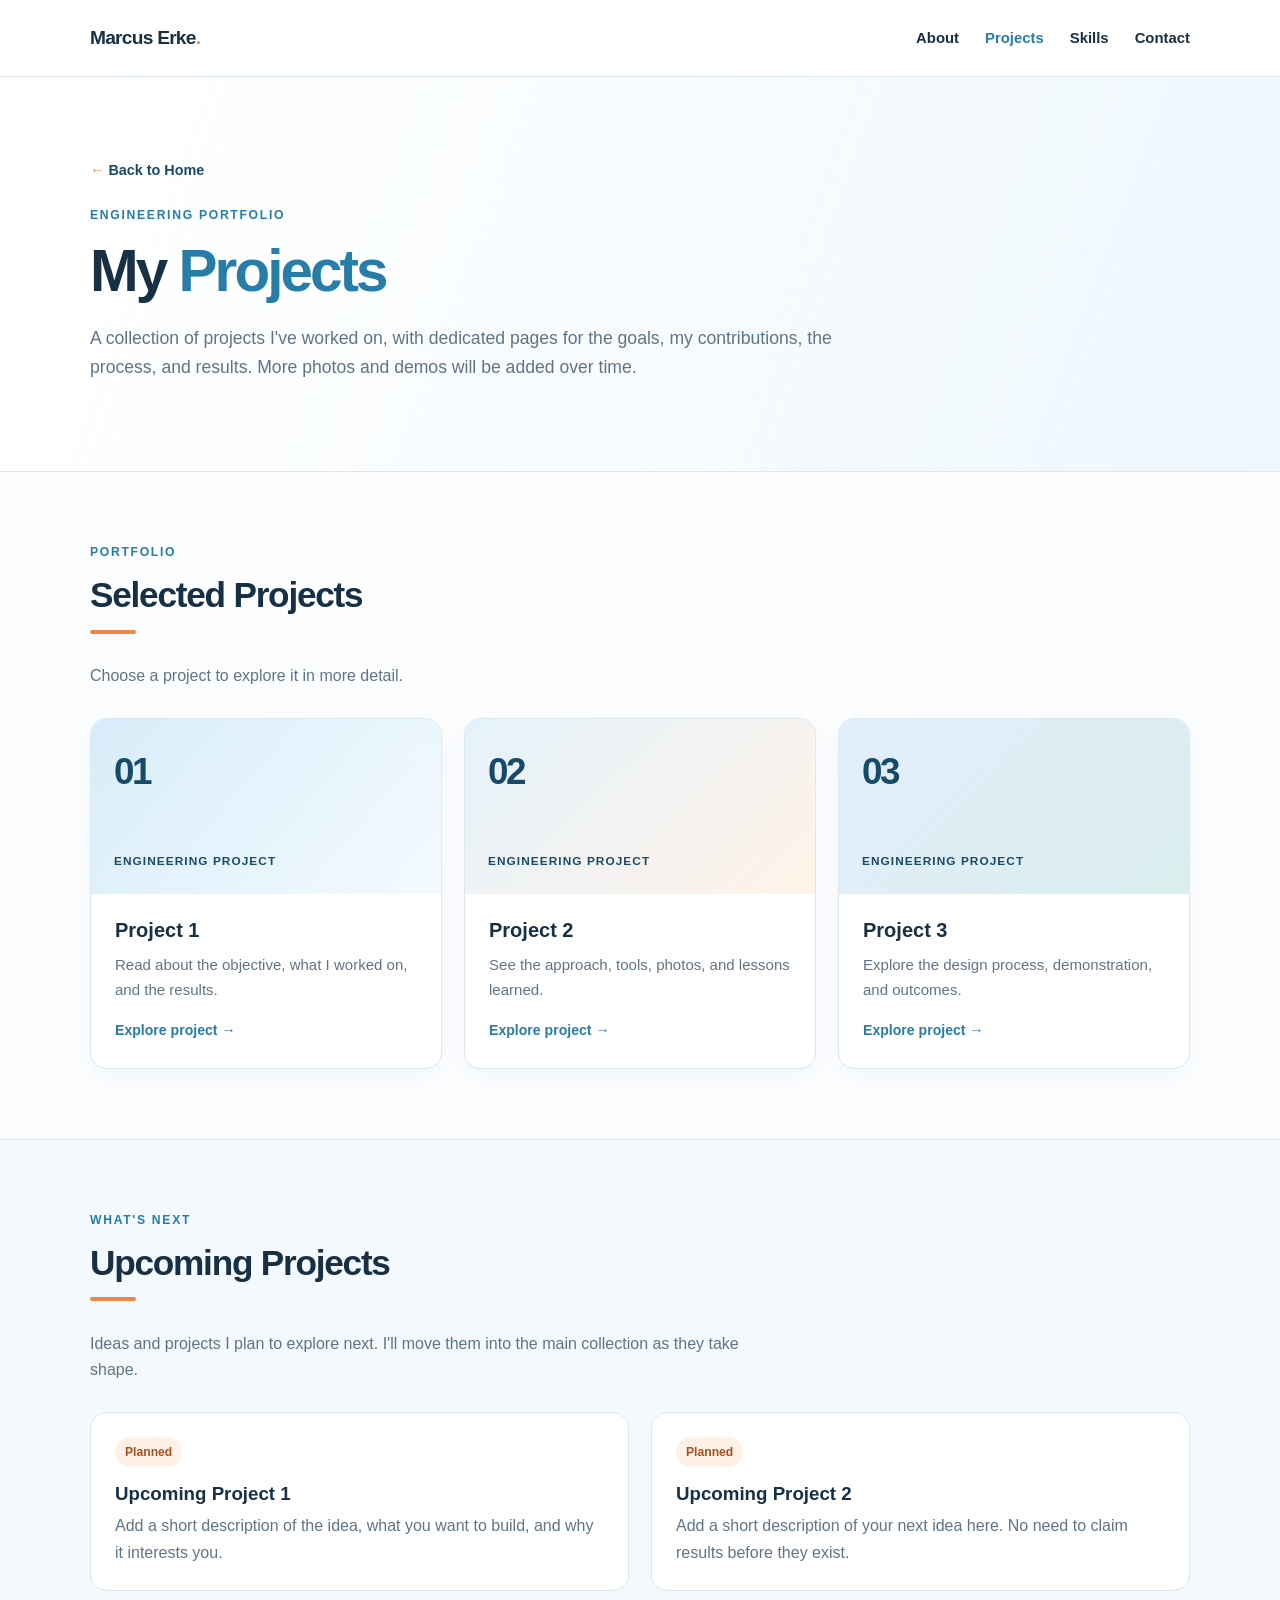
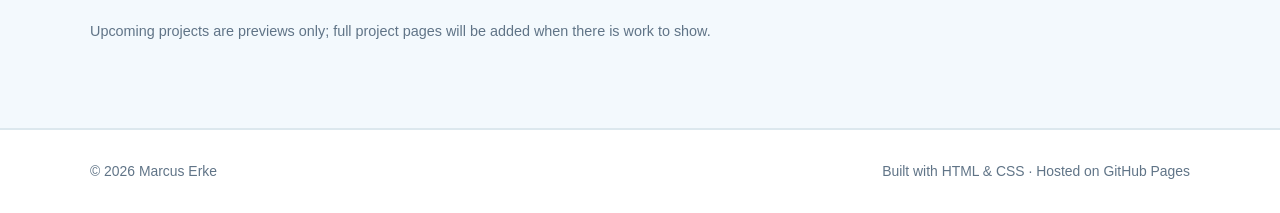
<file: projects/index.html>
<!DOCTYPE html>
<html lang="en">
<head>
    <meta charset="UTF-8">
    <meta name="viewport" content="width=device-width, initial-scale=1.0">
    <meta name="description" content="Browse selected and upcoming engineering projects by Marcus Erke.">

    <title>Projects | Marcus Erke</title>

    <link rel="stylesheet" href="styles.css">

    <style>
        /* Fully clickable project cards */

        .project-card {
            display: flex;
            flex-direction: column;
            position: relative;
            height: 100%;
            text-decoration: none;
            color: inherit;
            cursor: pointer;
            transition: transform 0.25s ease,
                        box-shadow 0.25s ease;
        }

        .project-card .project-visual,
        .project-card .project-body {
            pointer-events: none;
        }

        .project-card:hover {
            transform: translateY(-5px);
            box-shadow: 0 12px 28px rgba(39, 125, 167, 0.15);
        }

        .project-card:focus-visible {
            outline: 3px solid #277da7;
            outline-offset: 3px;
        }

        .project-card:hover .card-cta {
            color: #ec8948;
        }

        @media (prefers-reduced-motion: reduce) {
            .project-card {
                transition: none;
            }

            .project-card:hover {
                transform: none;
            }
        }
    </style>
</head>

<body>

    <!-- NAVIGATION -->

    <header>
        <nav class="container" aria-label="Main navigation">

            <a class="logo" href="../index.html">
                Marcus Erke<span>.</span>
            </a>

            <div class="nav-links">
                <a href="../index.html#about">About</a>
                <a href="index.html" aria-current="page">Projects</a>
                <a href="../index.html#skills">Skills</a>
                <a href="../index.html#contact">Contact</a>
            </div>

        </nav>
    </header>


    <main>

        <!-- PAGE INTRODUCTION -->

        <div class="page-hero">
            <div class="container">

                <a class="back-link" href="../index.html">
                    Back to Home
                </a>

                <p class="eyebrow" style="margin-top:22px">
                    Engineering portfolio
                </p>

                <h1>
                    My <span class="highlight">Projects</span>
                </h1>

                <p class="lead">
                    A collection of projects I've worked on,
                    with dedicated pages for the goals,
                    my contributions, the process, and results.
                    More photos and demos will be added over time.
                </p>

            </div>
        </div>


        <!-- SELECTED PROJECTS -->

        <section class="content-section" id="selected-projects">
            <div class="container">

                <div class="section-heading">
                    <p class="eyebrow">Portfolio</p>
                    <h2>Selected Projects</h2>

                    <p>
                        Choose a project to explore it in more detail.
                    </p>
                </div>


                <div class="project-grid">

                    <!-- PROJECT 1 -->

                    <a class="project-card"
                       href="project-1.html"
                       aria-label="Explore Project 1">

                        <div class="project-visual">
                            <span class="project-number">01</span>
                            <span class="visual-subtitle">
                                Engineering project
                            </span>
                        </div>

                        <div class="project-body">
                            <h3>Project 1</h3>

                            <p>
                                Read about the objective,
                                what I worked on, and the results.
                            </p>

                            <span class="card-cta">
                                Explore project →
                            </span>
                        </div>

                    </a>


                    <!-- PROJECT 2 -->

                    <a class="project-card"
                       href="project-2.html"
                       aria-label="Explore Project 2">

                        <div class="project-visual">
                            <span class="project-number">02</span>
                            <span class="visual-subtitle">
                                Engineering project
                            </span>
                        </div>

                        <div class="project-body">
                            <h3>Project 2</h3>

                            <p>
                                See the approach, tools,
                                photos, and lessons learned.
                            </p>

                            <span class="card-cta">
                                Explore project →
                            </span>
                        </div>

                    </a>


                    <!-- PROJECT 3 -->

                    <a class="project-card"
                       href="project-3.html"
                       aria-label="Explore Project 3">

                        <div class="project-visual">
                            <span class="project-number">03</span>
                            <span class="visual-subtitle">
                                Engineering project
                            </span>
                        </div>

                        <div class="project-body">
                            <h3>Project 3</h3>

                            <p>
                                Explore the design process,
                                demonstration, and outcomes.
                            </p>

                            <span class="card-cta">
                                Explore project →
                            </span>
                        </div>

                    </a>

                </div>
            </div>
        </section>


        <!-- UPCOMING PROJECTS -->

        <section class="content-section upcoming-area" id="upcoming">
            <div class="container">

                <div class="section-heading">
                    <p class="eyebrow">What's next</p>
                    <h2>Upcoming Projects</h2>

                    <p>
                        Ideas and projects I plan to explore next.
                        I'll move them into the main collection
                        as they take shape.
                    </p>
                </div>


                <div class="upcoming-grid">

                    <!-- UPCOMING PROJECT 1 -->

                    <article class="upcoming-card">

                        <span class="status">Planned</span>

                        <h3>Upcoming Project 1</h3>

                        <p>
                            Add a short description of the idea,
                            what you want to build,
                            and why it interests you.
                        </p>

                    </article>


                    <!-- UPCOMING PROJECT 2 -->

                    <article class="upcoming-card">

                        <span class="status">Planned</span>

                        <h3>Upcoming Project 2</h3>

                        <p>
                            Add a short description of your next idea here.
                            No need to claim results before they exist.
                        </p>

                    </article>

                </div>

                <p class="notes">
                    Upcoming projects are previews only;
                    full project pages will be added
                    when there is work to show.
                </p>

            </div>
        </section>

    </main>


    <!-- FOOTER -->

    <footer>
        <div class="container footer-inner">

            <span>© 2026 Marcus Erke</span>

            <span>
                Built with HTML & CSS · Hosted on GitHub Pages
            </span>

        </div>
    </footer>

</body>
</html>
</file>
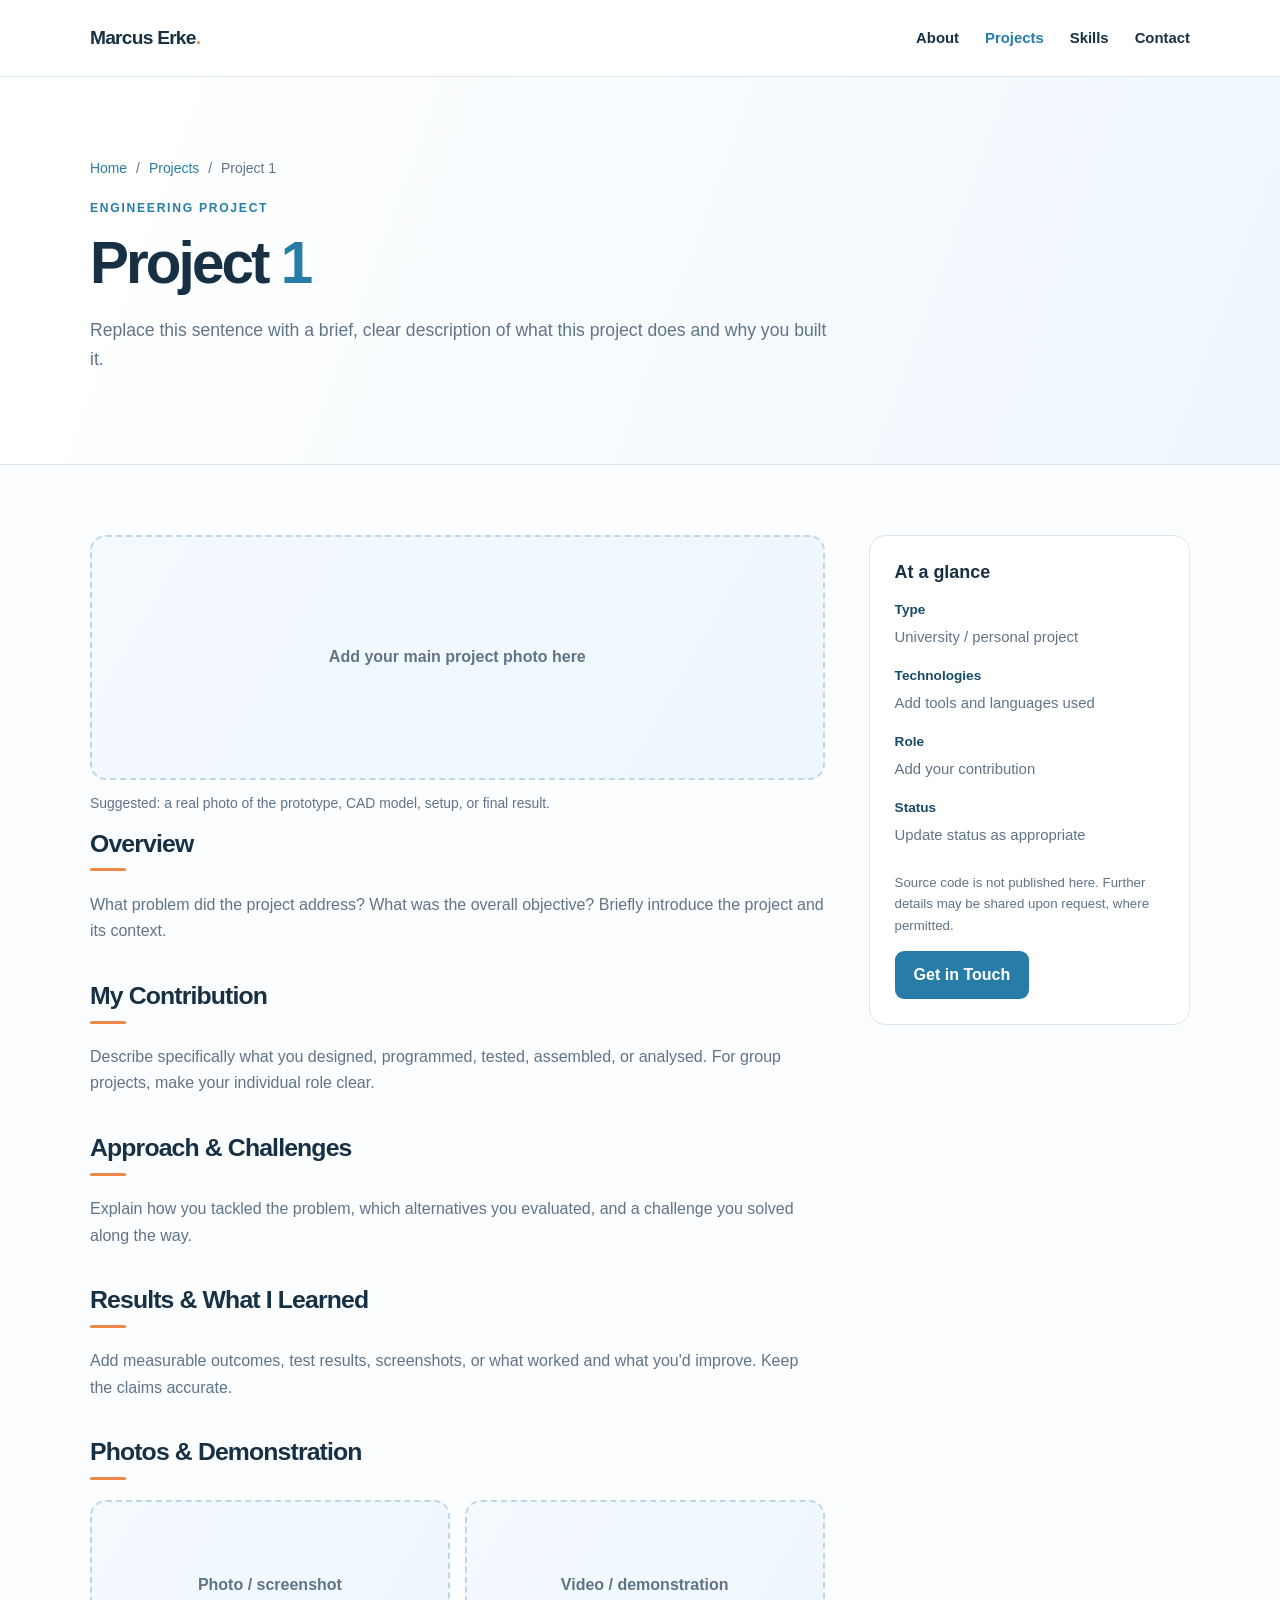
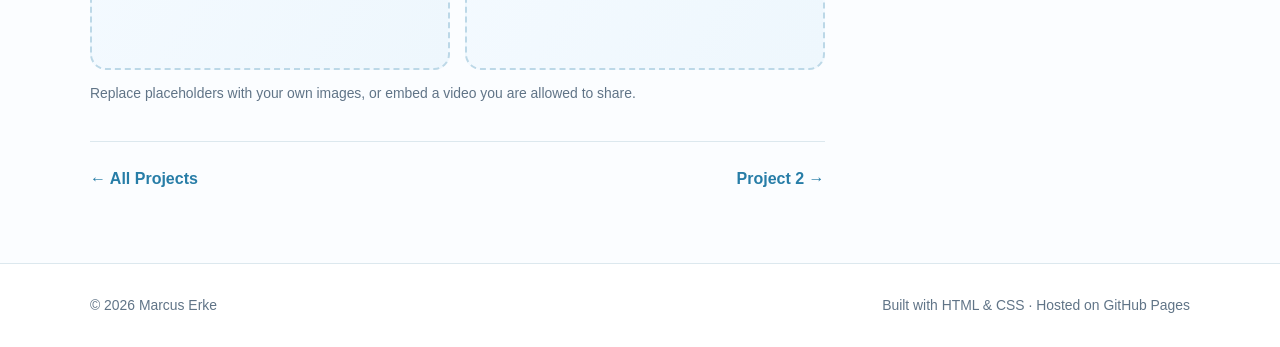
<file: projects/project-1.html>
<!DOCTYPE html>
<html lang="en">
<head>
  <meta charset="UTF-8">
  <meta name="viewport" content="width=device-width, initial-scale=1.0">
  <meta name="description" content="Project 1 engineering portfolio detail page.">
  <title>Project 1 | Marcus Erke</title>
  <link rel="stylesheet" href="styles.css">
</head>
<body>
  <header><nav class="container" aria-label="Main navigation"><a class="logo" href="../index.html">Marcus Erke<span>.</span></a><div class="nav-links"><a href="../index.html#about">About</a><a href="index.html" aria-current="page">Projects</a><a href="../index.html#skills">Skills</a><a href="../index.html#contact">Contact</a></div></nav></header>
  <main>
<div class="page-hero"><div class="container"><div class="breadcrumbs"><a href="../index.html">Home</a><span>/</span><a href="index.html">Projects</a><span>/</span><span>Project 1</span></div><p class="eyebrow">Engineering project</p><h1>Project <span class="highlight">1</span></h1><p class="lead">Replace this sentence with a brief, clear description of what this project does and why you built it.</p></div></div>
<section class="content-section"><div class="container"><div class="detail-layout"><div class="detail-main">
  <div class="placeholder-photo">Add your main project photo here</div><p class="video-note">Suggested: a real photo of the prototype, CAD model, setup, or final result.</p>
  <article><h2>Overview</h2><p>What problem did the project address? What was the overall objective? Briefly introduce the project and its context.</p></article>
  <article><h2>My Contribution</h2><p>Describe specifically what you designed, programmed, tested, assembled, or analysed. For group projects, make your individual role clear.</p></article>
  <article><h2>Approach & Challenges</h2><p>Explain how you tackled the problem, which alternatives you evaluated, and a challenge you solved along the way.</p></article>
  <article><h2>Results & What I Learned</h2><p>Add measurable outcomes, test results, screenshots, or what worked and what you'd improve. Keep the claims accurate.</p></article>
  <article><h2>Photos & Demonstration</h2><div class="media-grid"><div class="placeholder-photo">Photo / screenshot</div><div class="placeholder-photo">Video / demonstration</div></div><p class="video-note">Replace placeholders with your own images, or embed a video you are allowed to share.</p></article>
  <div class="detail-footer-nav"><a href="index.html">← All Projects</a><a href="project-2.html">Project 2 →</a></div>
</div><aside class="meta-box"><h3>At a glance</h3><dl><dt>Type</dt><dd>University / personal project</dd><dt>Technologies</dt><dd>Add tools and languages used</dd><dt>Role</dt><dd>Add your contribution</dd><dt>Status</dt><dd>Update status as appropriate</dd></dl><p style="font-size:.83rem;margin-top:24px">Source code is not published here. Further details may be shared upon request, where permitted.</p><a class="button" href="../index.html#contact">Get in Touch</a></aside></div></div></section>
  </main>
  <footer><div class="container footer-inner"><span>© 2026 Marcus Erke</span><span>Built with HTML & CSS · Hosted on GitHub Pages</span></div></footer>
</body>
</html>
</file>
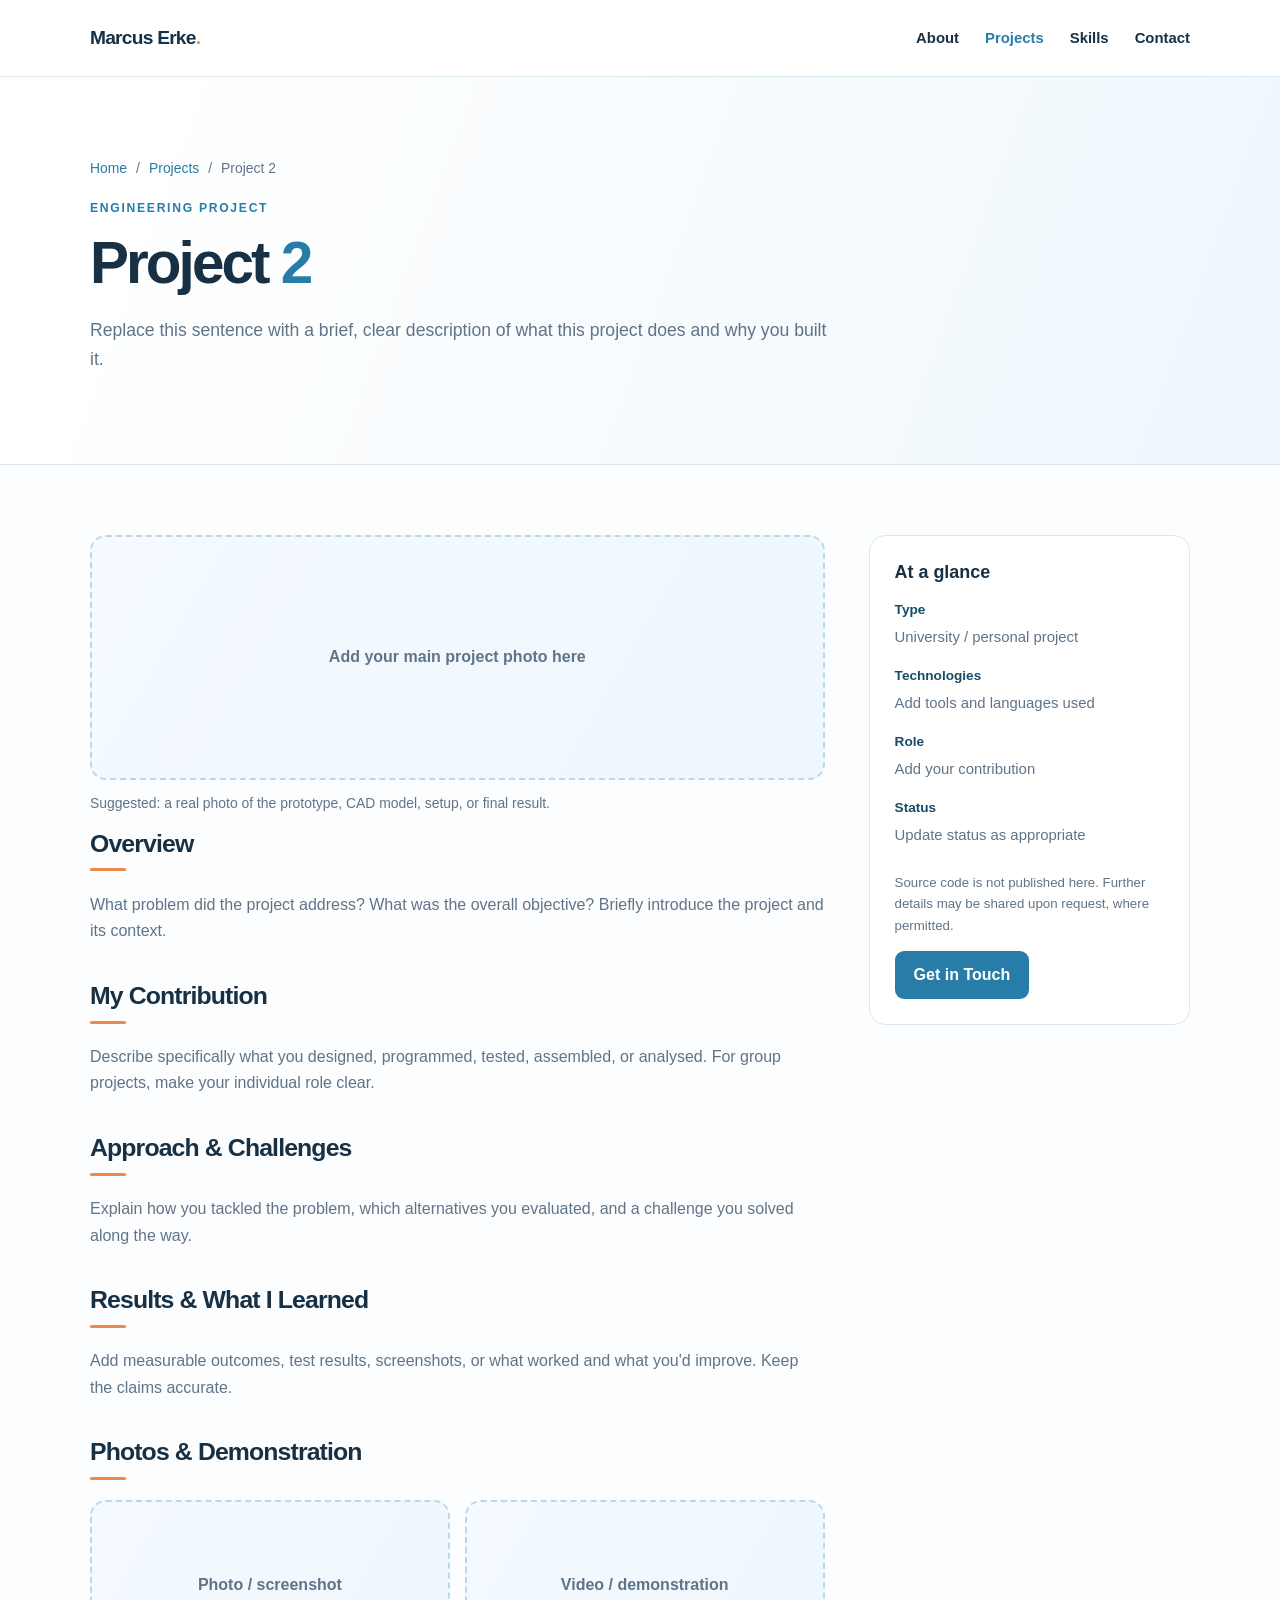
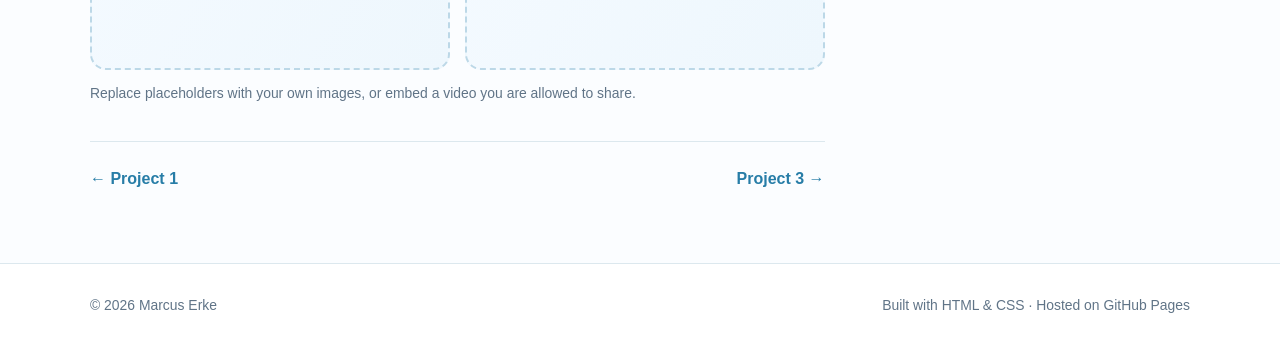
<file: projects/project-2.html>
<!DOCTYPE html>
<html lang="en">
<head>
  <meta charset="UTF-8">
  <meta name="viewport" content="width=device-width, initial-scale=1.0">
  <meta name="description" content="Project 2 engineering portfolio detail page.">
  <title>Project 2 | Marcus Erke</title>
  <link rel="stylesheet" href="styles.css">
</head>
<body>
  <header><nav class="container" aria-label="Main navigation"><a class="logo" href="../index.html">Marcus Erke<span>.</span></a><div class="nav-links"><a href="../index.html#about">About</a><a href="index.html" aria-current="page">Projects</a><a href="../index.html#skills">Skills</a><a href="../index.html#contact">Contact</a></div></nav></header>
  <main>
<div class="page-hero"><div class="container"><div class="breadcrumbs"><a href="../index.html">Home</a><span>/</span><a href="index.html">Projects</a><span>/</span><span>Project 2</span></div><p class="eyebrow">Engineering project</p><h1>Project <span class="highlight">2</span></h1><p class="lead">Replace this sentence with a brief, clear description of what this project does and why you built it.</p></div></div>
<section class="content-section"><div class="container"><div class="detail-layout"><div class="detail-main">
  <div class="placeholder-photo">Add your main project photo here</div><p class="video-note">Suggested: a real photo of the prototype, CAD model, setup, or final result.</p>
  <article><h2>Overview</h2><p>What problem did the project address? What was the overall objective? Briefly introduce the project and its context.</p></article>
  <article><h2>My Contribution</h2><p>Describe specifically what you designed, programmed, tested, assembled, or analysed. For group projects, make your individual role clear.</p></article>
  <article><h2>Approach & Challenges</h2><p>Explain how you tackled the problem, which alternatives you evaluated, and a challenge you solved along the way.</p></article>
  <article><h2>Results & What I Learned</h2><p>Add measurable outcomes, test results, screenshots, or what worked and what you'd improve. Keep the claims accurate.</p></article>
  <article><h2>Photos & Demonstration</h2><div class="media-grid"><div class="placeholder-photo">Photo / screenshot</div><div class="placeholder-photo">Video / demonstration</div></div><p class="video-note">Replace placeholders with your own images, or embed a video you are allowed to share.</p></article>
  <div class="detail-footer-nav"><a href="project-1.html">← Project 1</a><a href="project-3.html">Project 3 →</a></div>
</div><aside class="meta-box"><h3>At a glance</h3><dl><dt>Type</dt><dd>University / personal project</dd><dt>Technologies</dt><dd>Add tools and languages used</dd><dt>Role</dt><dd>Add your contribution</dd><dt>Status</dt><dd>Update status as appropriate</dd></dl><p style="font-size:.83rem;margin-top:24px">Source code is not published here. Further details may be shared upon request, where permitted.</p><a class="button" href="../index.html#contact">Get in Touch</a></aside></div></div></section>
  </main>
  <footer><div class="container footer-inner"><span>© 2026 Marcus Erke</span><span>Built with HTML & CSS · Hosted on GitHub Pages</span></div></footer>
</body>
</html>
</file>
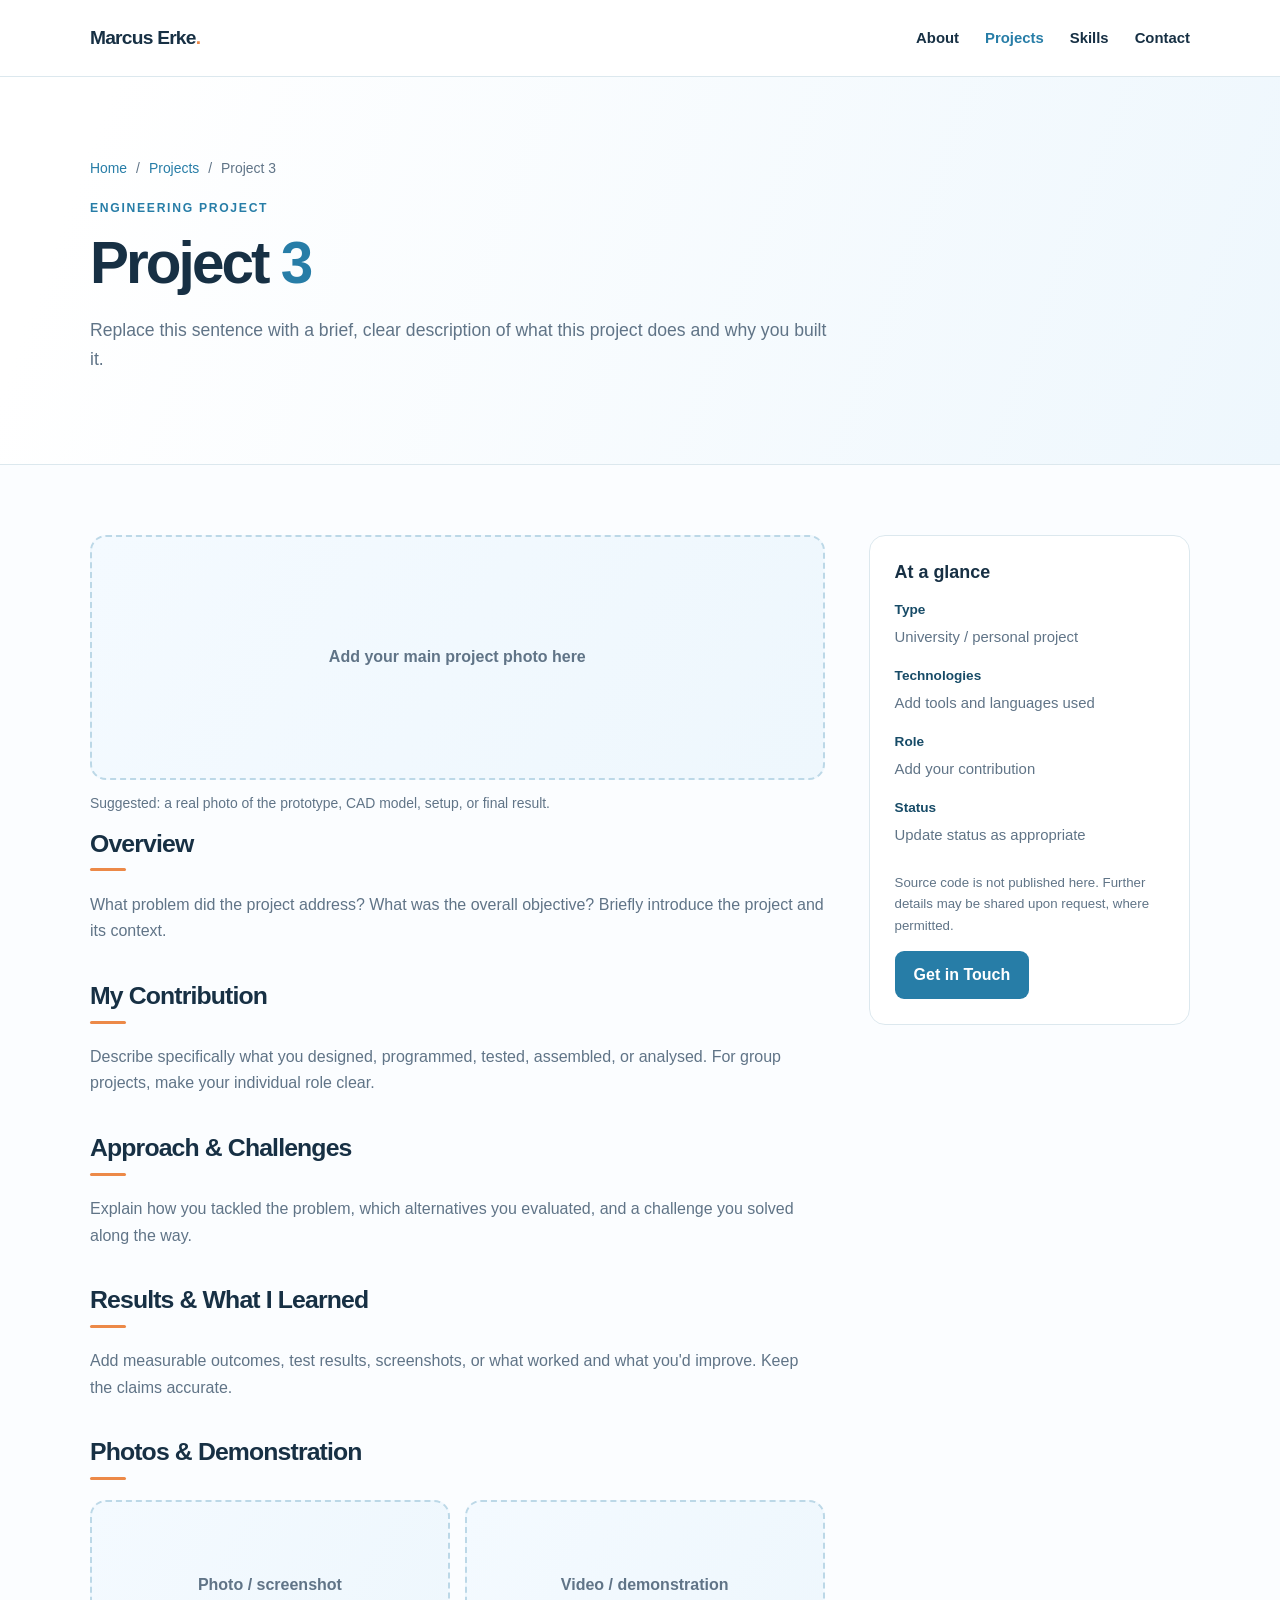
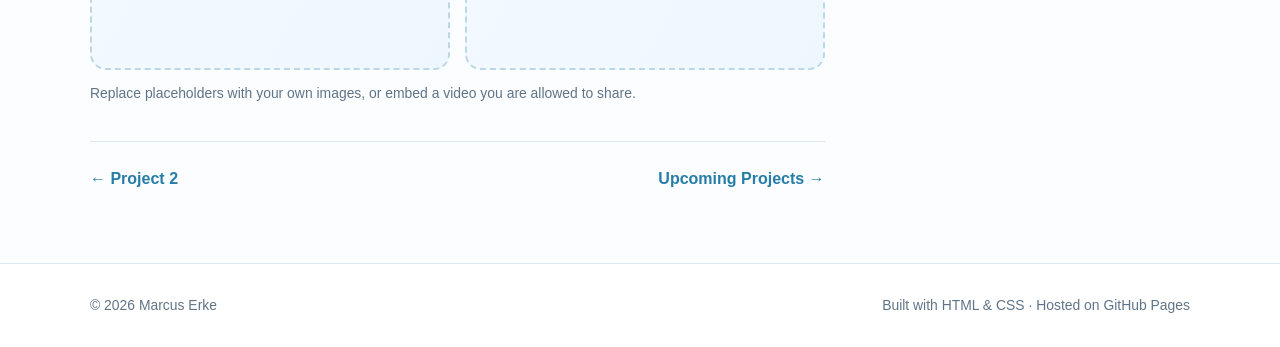
<file: projects/project-3.html>
<!DOCTYPE html>
<html lang="en">
<head>
  <meta charset="UTF-8">
  <meta name="viewport" content="width=device-width, initial-scale=1.0">
  <meta name="description" content="Project 3 engineering portfolio detail page.">
  <title>Project 3 | Marcus Erke</title>
  <link rel="stylesheet" href="styles.css">
</head>
<body>
  <header><nav class="container" aria-label="Main navigation"><a class="logo" href="../index.html">Marcus Erke<span>.</span></a><div class="nav-links"><a href="../index.html#about">About</a><a href="index.html" aria-current="page">Projects</a><a href="../index.html#skills">Skills</a><a href="../index.html#contact">Contact</a></div></nav></header>
  <main>
<div class="page-hero"><div class="container"><div class="breadcrumbs"><a href="../index.html">Home</a><span>/</span><a href="index.html">Projects</a><span>/</span><span>Project 3</span></div><p class="eyebrow">Engineering project</p><h1>Project <span class="highlight">3</span></h1><p class="lead">Replace this sentence with a brief, clear description of what this project does and why you built it.</p></div></div>
<section class="content-section"><div class="container"><div class="detail-layout"><div class="detail-main">
  <div class="placeholder-photo">Add your main project photo here</div><p class="video-note">Suggested: a real photo of the prototype, CAD model, setup, or final result.</p>
  <article><h2>Overview</h2><p>What problem did the project address? What was the overall objective? Briefly introduce the project and its context.</p></article>
  <article><h2>My Contribution</h2><p>Describe specifically what you designed, programmed, tested, assembled, or analysed. For group projects, make your individual role clear.</p></article>
  <article><h2>Approach & Challenges</h2><p>Explain how you tackled the problem, which alternatives you evaluated, and a challenge you solved along the way.</p></article>
  <article><h2>Results & What I Learned</h2><p>Add measurable outcomes, test results, screenshots, or what worked and what you'd improve. Keep the claims accurate.</p></article>
  <article><h2>Photos & Demonstration</h2><div class="media-grid"><div class="placeholder-photo">Photo / screenshot</div><div class="placeholder-photo">Video / demonstration</div></div><p class="video-note">Replace placeholders with your own images, or embed a video you are allowed to share.</p></article>
  <div class="detail-footer-nav"><a href="project-2.html">← Project 2</a><a href="index.html#upcoming">Upcoming Projects →</a></div>
</div><aside class="meta-box"><h3>At a glance</h3><dl><dt>Type</dt><dd>University / personal project</dd><dt>Technologies</dt><dd>Add tools and languages used</dd><dt>Role</dt><dd>Add your contribution</dd><dt>Status</dt><dd>Update status as appropriate</dd></dl><p style="font-size:.83rem;margin-top:24px">Source code is not published here. Further details may be shared upon request, where permitted.</p><a class="button" href="../index.html#contact">Get in Touch</a></aside></div></div></section>
  </main>
  <footer><div class="container footer-inner"><span>© 2026 Marcus Erke</span><span>Built with HTML & CSS · Hosted on GitHub Pages</span></div></footer>
</body>
</html>
</file>
<file: projects/styles.css>
/* Shared style for the Projects pages — matches the light-blue portfolio theme. */
:root{--white:#fff;--background:#fbfdff;--blue-light:#eef7fd;--blue-soft:#dceefa;--blue:#277da7;--blue-dark:#174b67;--orange:#ec8948;--orange-light:#fff1e6;--text:#173044;--muted:#607487;--border:#dce8ee;--shadow:0 16px 45px rgba(24,75,103,.08)}
*{box-sizing:border-box}html{scroll-behavior:smooth}body{margin:0;background:var(--background);color:var(--text);font-family:-apple-system,BlinkMacSystemFont,"Segoe UI",Arial,sans-serif;line-height:1.65}a{color:inherit;text-decoration:none}a:focus-visible{outline:3px solid var(--orange);outline-offset:4px}.container{width:min(1100px,90%);margin:auto}h1,h2,h3,p{margin-top:0}h1{font-size:clamp(2.25rem,5vw,3.65rem);line-height:1.13;letter-spacing:-.05em}h2{font-size:clamp(1.6rem,3vw,2.2rem);line-height:1.2;letter-spacing:-.035em}h2::after{content:"";display:block;width:46px;height:4px;border-radius:5px;margin-top:13px;background:var(--orange)}h3{line-height:1.28}p{color:var(--muted)}.eyebrow{color:var(--blue);font-size:.76rem;font-weight:800;letter-spacing:.14em;text-transform:uppercase}
header{position:sticky;top:0;z-index:10;background:rgba(255,255,255,.96);backdrop-filter:blur(10px);border-bottom:1px solid var(--border)}nav{min-height:76px;display:flex;justify-content:space-between;align-items:center;gap:24px}.logo{font-size:1.2rem;font-weight:800;letter-spacing:-.04em}.logo span{color:var(--orange)}.nav-links{display:flex;flex-wrap:wrap;gap:26px;font-size:.93rem;font-weight:600}.nav-links a:hover,.nav-links a[aria-current="page"]{color:var(--blue)}
.page-hero{background:linear-gradient(110deg,#fff 8%,var(--blue-light) 100%);border-bottom:1px solid var(--border);padding:80px 0 72px}.page-hero p.lead{max-width:750px;font-size:1.1rem}.page-hero h1{margin:10px 0 20px}.highlight{color:var(--blue)}.back-link{color:var(--blue-dark);font-size:.9rem;font-weight:700}.back-link:hover{text-decoration:underline}.back-link::before{content:"← ";color:var(--orange)}
.content-section{padding:70px 0}.section-heading{margin-bottom:29px}.section-heading p{max-width:690px}.section-kicker{font-size:.85rem;color:var(--muted);margin-bottom:8px}.project-grid{display:grid;grid-template-columns:repeat(3,minmax(0,1fr));gap:22px}.project-card{display:block;overflow:hidden;border:1px solid var(--border);border-radius:16px;background:var(--white);box-shadow:0 7px 24px rgba(24,75,103,.035);transition:transform .2s,box-shadow .2s}.project-card:hover{transform:translateY(-5px);box-shadow:var(--shadow)}.project-visual{min-height:175px;padding:23px;display:flex;flex-direction:column;justify-content:space-between;background:linear-gradient(130deg,#d7edf9,#f4faff)}.project-card:nth-child(2) .project-visual{background:linear-gradient(135deg,#e5f2fb,#fff3e8)}.project-card:nth-child(3) .project-visual{background:linear-gradient(135deg,#e2eefb,#dbeeee)}.project-number{font-weight:800;color:var(--blue-dark);font-size:2.3rem;letter-spacing:-.065em}.visual-subtitle{font-size:.74rem;color:var(--blue-dark);font-weight:800;letter-spacing:.09em;text-transform:uppercase}.project-body{padding:24px}.project-body h3{font-size:1.25rem;margin-bottom:9px}.project-body p{font-size:.94rem}.card-cta{color:var(--blue);font-weight:800;font-size:.88rem}.project-card:hover .card-cta{text-decoration:underline}
.upcoming-area{background:#f3f9fd;border-top:1px solid var(--border);border-bottom:1px solid var(--border)}.upcoming-grid{display:grid;grid-template-columns:repeat(2,minmax(0,1fr));gap:22px}.upcoming-card{padding:24px;background:white;border:1px solid var(--border);border-radius:16px}.upcoming-card h3{margin-bottom:7px}.status{display:inline-block;font-size:.76rem;font-weight:800;padding:5px 10px;border-radius:30px;background:var(--orange-light);color:#a65020;margin-bottom:15px}.upcoming-card p{margin-bottom:0}.notes{margin-top:29px;font-size:.9rem;color:var(--muted)}.button{display:inline-block;padding:11px 19px;border-radius:9px;font-weight:700;background:var(--blue);color:white}.button:hover{background:var(--blue-dark)}
.breadcrumbs{display:flex;gap:9px;flex-wrap:wrap;color:var(--muted);font-size:.87rem;margin-bottom:18px}.breadcrumbs a{color:var(--blue)}.breadcrumbs a:hover{text-decoration:underline}.detail-layout{display:grid;grid-template-columns:minmax(0,1.6fr) minmax(220px,.7fr);gap:44px;align-items:start}.detail-main article{margin-bottom:36px}.detail-main article h2{font-size:1.55rem}.detail-main article h2::after{height:3px;margin-top:10px;width:36px}.detail-main ul{padding-left:20px;color:var(--muted)}.meta-box{border:1px solid var(--border);border-radius:16px;background:#fff;padding:25px;position:sticky;top:105px}.meta-box h3{font-size:1.12rem;margin-bottom:14px}.meta-box dl{margin:0}.meta-box dt{color:var(--blue-dark);font-weight:800;font-size:.85rem;margin-top:15px}.meta-box dd{margin:4px 0 0;color:var(--muted);font-size:.93rem}.placeholder-photo{display:flex;align-items:center;justify-content:center;min-height:245px;text-align:center;border:2px dashed #bcd8e7;border-radius:16px;padding:26px;background:linear-gradient(120deg,#f4faff,#eef7fd);color:var(--muted);font-weight:600}.media-grid{display:grid;grid-template-columns:repeat(2,minmax(0,1fr));gap:15px}.media-grid .placeholder-photo{min-height:170px}.video-note{font-size:.87rem;margin-top:12px}.detail-footer-nav{border-top:1px solid var(--border);padding-top:24px;display:flex;justify-content:space-between;gap:15px}.detail-footer-nav a{color:var(--blue);font-weight:700}
footer{background:#fff;padding:30px 0;border-top:1px solid var(--border);color:var(--muted);font-size:.87rem}.footer-inner{display:flex;justify-content:space-between;gap:12px;flex-wrap:wrap}
@media(max-width:900px){.project-grid{grid-template-columns:repeat(2,minmax(0,1fr))}.detail-layout{grid-template-columns:1fr}.meta-box{position:static}}@media(max-width:600px){nav{padding:15px 0;align-items:flex-start;flex-direction:column;gap:8px}.nav-links{gap:15px;font-size:.84rem}.page-hero{padding:55px 0}.content-section{padding:54px 0}.project-grid,.upcoming-grid,.media-grid{grid-template-columns:1fr}.detail-footer-nav{flex-direction:column}}@media(prefers-reduced-motion:reduce){html{scroll-behavior:auto}*,*::before,*::after{transition-duration:.01ms!important}}
</file>
